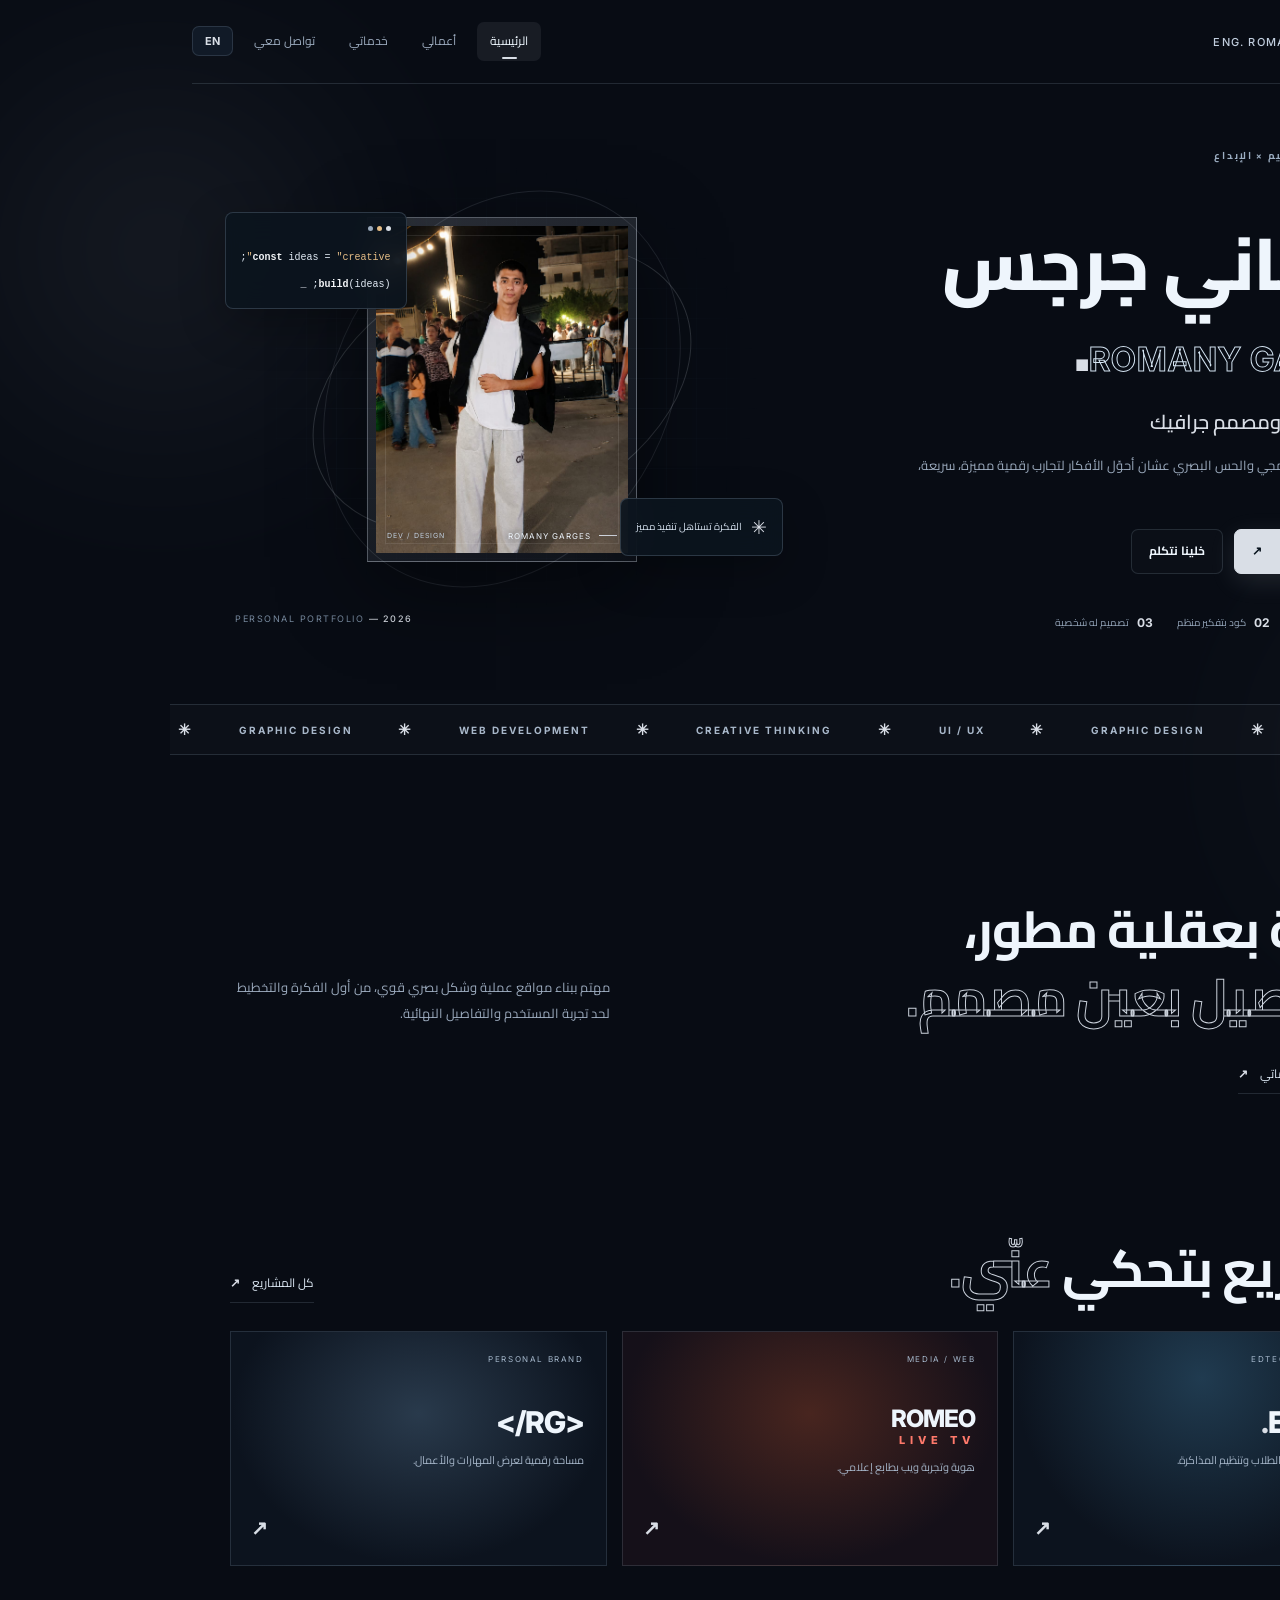
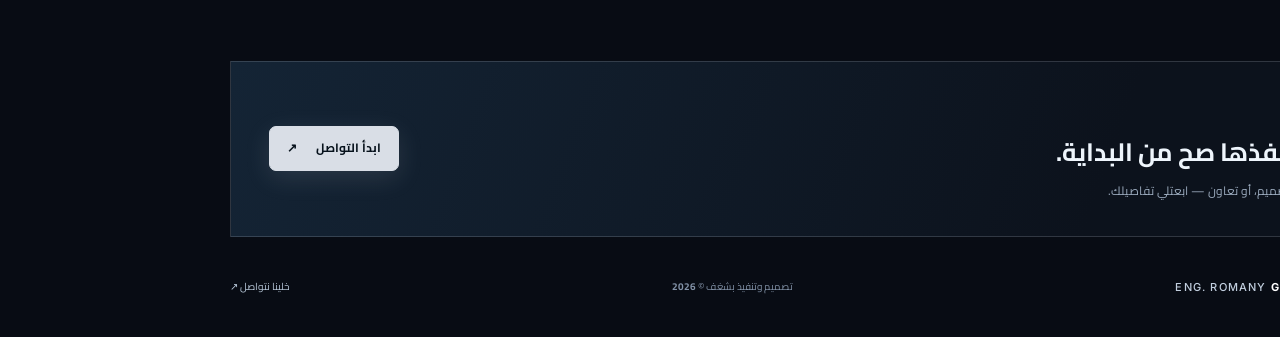
<file: index.html>
<!doctype html>
<html lang="ar" dir="rtl">
<head>
<meta charset="utf-8"><meta name="viewport" content="width=device-width,initial-scale=1">
<meta name="theme-color" content="#080c14">
<meta name="description" content="روماني جرجس — مطور مواقع ومصمم جرافيك. اكتشف أعمالي ومهاراتي وتواصل معي.">
<title>ENG. ROMANY GARGES | الرئيسية</title>
<link rel="preconnect" href="https://fonts.googleapis.com"><link rel="preconnect" href="https://fonts.gstatic.com" crossorigin>
<link href="https://fonts.googleapis.com/css2?family=Cairo:wght@400;500;600;700;800&family=Inter:wght@400;500;600;700;800&display=swap" rel="stylesheet">
<link rel="stylesheet" href="style.css"><script src="script.js" defer></script>
</head>
<body>
<div class="page-glow glow-a"></div><div class="page-glow glow-b"></div>
<header class="site-header">
  <a class="brand" href="index.html"><span class="brand-symbol">&lt;RG<span>/</span>&gt;</span><span class="brand-text">ENG. ROMANY <b>GARGES</b></span></a>
  <button class="menu-toggle" aria-label="فتح القائمة" aria-expanded="false"><span></span><span></span><span></span></button>
  <nav class="main-nav" aria-label="القائمة الرئيسية">
    <a class="active" href="index.html">الرئيسية</a><a href="projects.html">أعمالي</a><a href="services.html">خدماتي</a><a href="contact.html">تواصل معي</a>
    <button class="lang-toggle" type="button" aria-label="Switch language">EN</button>
  </nav>
</header>
<main>
<section class="hero container">
  <div class="hero-copy reveal">
    <div class="eyebrow"><span class="pulse"></span> البرمجة × التصميم × الإبداع</div>
    <p class="hero-intro">أهلًا، أنا</p>
    <h1>روماني جرجس<br><span>ROMANY GARGES</span><i>.</i></h1>
    <h2>مطور مواقع <b>ومصمم جرافيك</b></h2>
    <p class="hero-desc">بجمع بين التفكير البرمجي والحس البصري عشان أحوّل الأفكار لتجارب رقمية مميزة، سريعة، وسهلة الاستخدام.</p>
    <div class="hero-actions"><a class="btn btn-primary" href="projects.html">استكشف أعمالي <span>↗</span></a><a class="btn btn-outline" href="contact.html">خلينا نتكلم</a></div>
    <div class="quick-stats"><div><strong>01</strong><span>أفكار تتحول لواقع</span></div><div><strong>02</strong><span>كود بتفكير منظم</span></div><div><strong>03</strong><span>تصميم له شخصية</span></div></div>
  </div>
  <div class="hero-art reveal">
    <div class="art-grid"></div><div class="art-orbit orbit-one"></div><div class="art-orbit orbit-two"></div>
    <div class="profile-frame"><img src="assets/profile.jpg" alt="الصورة الشخصية لروماني جرجس" class="profile-photo" onerror="this.style.display='none';this.nextElementSibling.style.display='flex'"><div class="profile-fallback"><span>RG<span>.</span></span><small>ENG. ROMANY GARGES</small></div><div class="photo-label"><span></span> ROMANY GARGES <small>DEV / DESIGN</small></div></div>
    <div class="float-card code-float"><div class="window-dots"><i></i><i></i><i></i></div><code><b>const</b> ideas = <em>"creative"</em>;<br><b>build</b>(ideas); <span>_</span></code></div>
    <div class="float-card note-float"><span>✳</span> الفكرة تستاهل تنفيذ مميز</div><div class="art-caption">PERSONAL PORTFOLIO <b>— 2026</b></div>
  </div>
</section>
<div class="ticker"><div class="ticker-track"><span>WEB DEVELOPMENT</span><i>✳</i><span>GRAPHIC DESIGN</span><i>✳</i><span>UI / UX</span><i>✳</i><span>CREATIVE THINKING</span><i>✳</i><span>WEB DEVELOPMENT</span><i>✳</i><span>GRAPHIC DESIGN</span><i>✳</i></div></div>
<section class="section container reveal"><div class="section-top"><div><span class="section-kicker">01 / نبذة عني</span><h2>تقنية بعقلية مطور،<br><span>وتفاصيل بعين مصمم.</span></h2></div><p>مهتم ببناء مواقع عملية وشكل بصري قوي، من أول الفكرة والتخطيط لحد تجربة المستخدم والتفاصيل النهائية.</p></div><a class="text-link" href="services.html">اكتشف مهاراتي وخدماتي <b>↗</b></a></section>
<section class="section container reveal"><div class="section-top"><div><span class="section-kicker">02 / مختارات</span><h2>مشاريع بتحكي <span>عنّي.</span></h2></div><a class="text-link" href="projects.html">كل المشاريع <b>↗</b></a></div><div class="project-preview-grid">
<a class="preview-card eduvo" href="projects.html#eduvo"><span class="preview-type">EDTECH / EDUCATION</span><strong>EDUVO<span>.</span></strong><p>منصة تعليمية لدعم الطلاب وتنظيم المذاكرة.</p><b class="preview-arrow">↗</b></a>
<a class="preview-card romeo" href="projects.html#romeo"><span class="preview-type">MEDIA / WEB</span><strong>ROMEO <i>LIVE TV</i></strong><p>هوية وتجربة ويب بطابع إعلامي.</p><b class="preview-arrow">↗</b></a>
<a class="preview-card portfolio" href="projects.html#portfolio"><span class="preview-type">PERSONAL BRAND</span><strong>&lt;RG/&gt;</strong><p>مساحة رقمية لعرض المهارات والأعمال.</p><b class="preview-arrow">↗</b></a>
</div></section>
<section class="cta-strip container reveal"><div><span class="section-kicker">عندك فكرة؟</span><h2>خلينا ننفذها صح من البداية.</h2><p>موقع جديد، تصميم، أو تعاون — ابعتلي تفاصيلك.</p></div><a class="btn btn-primary" href="contact.html">ابدأ التواصل <span>↗</span></a></section>
</main>
<footer class="site-footer container"><a class="brand" href="index.html"><span class="brand-symbol">&lt;RG<span>/</span>&gt;</span><span class="brand-text">ENG. ROMANY <b>GARGES</b></span></a><span>تصميم وتنفيذ بشغف © <b id="year"></b></span><a href="contact.html">خلينا نتواصل ↗</a></footer>
<button class="back-top" aria-label="العودة للأعلى">↑</button>
</body></html>
</file>
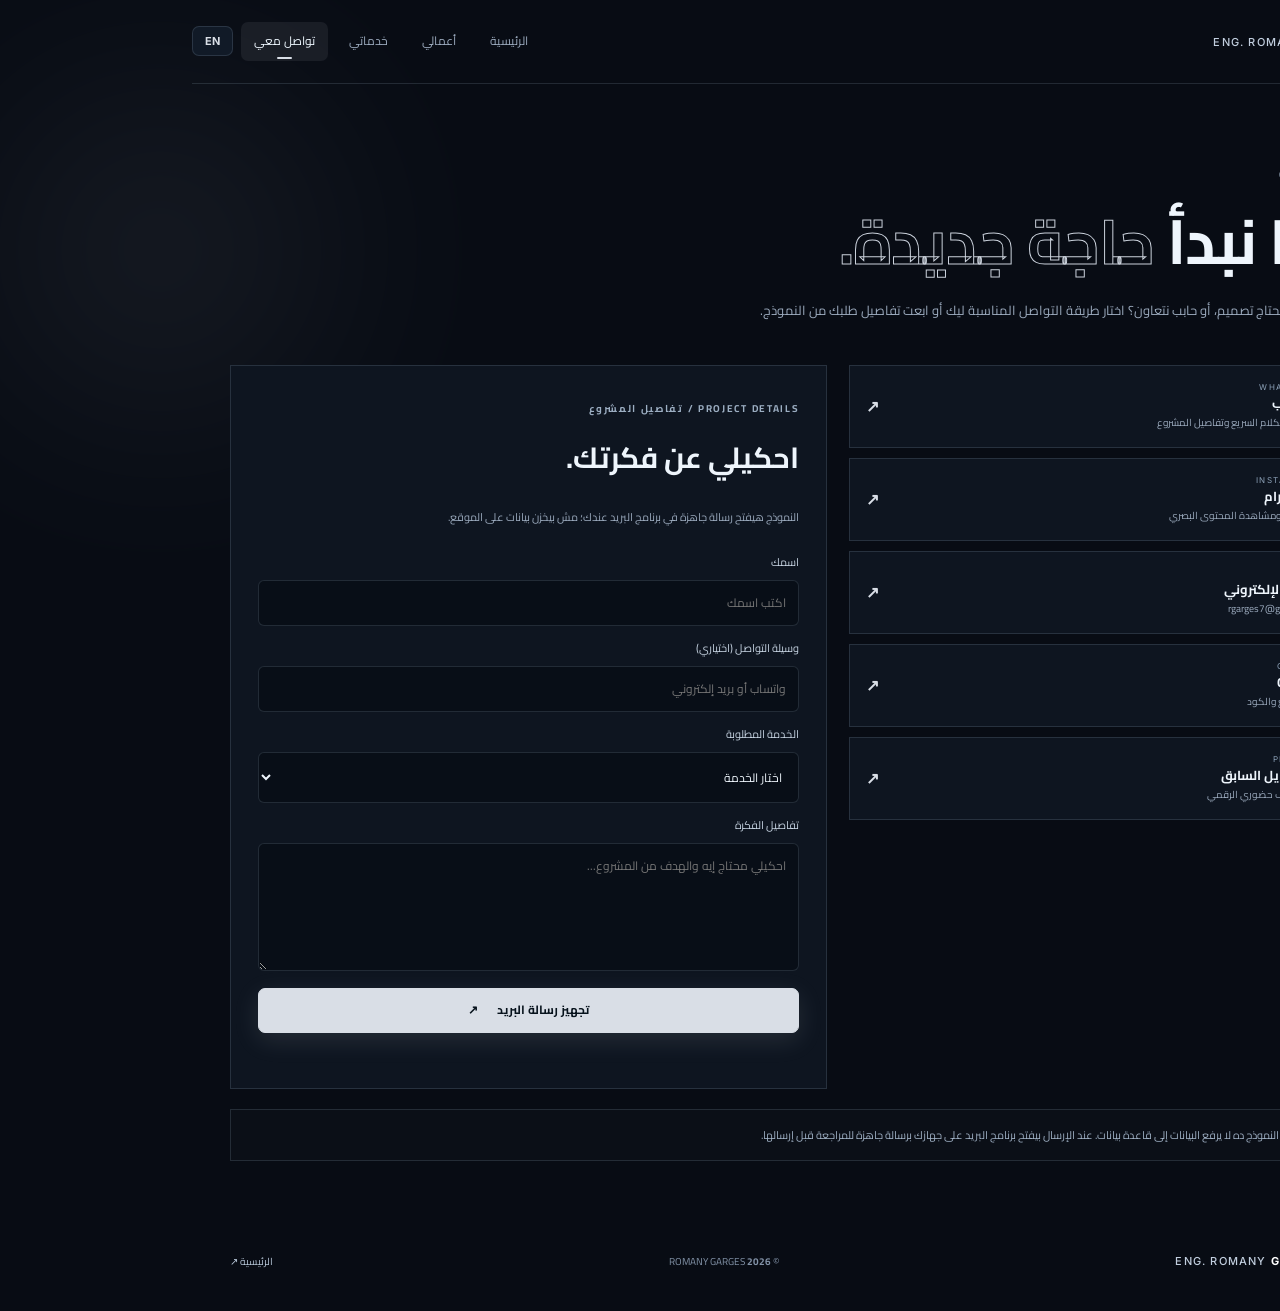
<file: contact.html>
<!doctype html>
<html lang="ar" dir="rtl"><head><meta charset="utf-8"><meta name="viewport" content="width=device-width,initial-scale=1"><meta name="theme-color" content="#080c14"><meta name="description" content="تواصل مع روماني جرجس بخصوص المواقع والتصميم والتعاون."><title>تواصل معي | ENG. ROMANY GARGES</title><link rel="preconnect" href="https://fonts.googleapis.com"><link href="https://fonts.googleapis.com/css2?family=Cairo:wght@400;500;600;700;800&family=Inter:wght@400;500;600;700;800&display=swap" rel="stylesheet"><link rel="stylesheet" href="style.css"><script src="script.js" defer></script></head>
<body><div class="page-glow glow-a"></div><header class="site-header"><a class="brand" href="index.html"><span class="brand-symbol">&lt;RG<span>/</span>&gt;</span><span class="brand-text">ENG. ROMANY <b>GARGES</b></span></a><button class="menu-toggle" aria-label="فتح القائمة" aria-expanded="false"><span></span><span></span><span></span></button><nav class="main-nav" aria-label="القائمة الرئيسية"><a href="index.html">الرئيسية</a><a href="projects.html">أعمالي</a><a href="services.html">خدماتي</a><a class="active" href="contact.html">تواصل معي</a><button class="lang-toggle" type="button">EN</button></nav></header>
<main class="container inner-page"><div class="page-heading reveal"><span class="section-kicker">03 / GET IN TOUCH</span><h1>خلينا نبدأ <span>حاجة جديدة.</span></h1><p>عندك فكرة موقع، محتاج تصميم، أو حابب نتعاون؟ اختار طريقة التواصل المناسبة ليك أو ابعت تفاصيل طلبك من النموذج.</p></div>
<div class="contact-layout"><section class="contact-methods reveal"><a class="contact-method" id="whatsappLink" href="https://wa.me/201XXXXXXXXX?text=%D8%A3%D9%87%D9%84%D8%A7%20%D8%B1%D9%88%D9%85%D8%A7%D9%86%D9%8A%D8%8C%20%D8%B9%D8%A7%D9%8A%D8%B2%20%D8%A3%D8%AA%D9%88%D8%A7%D8%B5%D9%84%20%D9%85%D8%B9%D8%A7%D9%83%20%D8%A8%D8%AE%D8%B5%D9%88%D8%B5%20%D9%85%D8%B4%D8%B1%D9%88%D8%B9." target="_blank" rel="noopener"><span class="contact-icon whatsapp">◉</span><span><small>WHATSAPP</small><strong>واتساب</strong><em>مناسب للكلام السريع وتفاصيل المشروع</em></span><b>↗</b></a>
<a class="contact-method" id="instagramLink" href="https://www.instagram.com/REPLACE_WITH_YOUR_USERNAME/" target="_blank" rel="noopener"><span class="contact-icon instagram">◎</span><span><small>INSTAGRAM</small><strong>إنستغرام</strong><em>للتواصل ومشاهدة المحتوى البصري</em></span><b>↗</b></a>
<a class="contact-method" href="mailto:rgarges7@gmail.com"><span class="contact-icon email">✉</span><span><small>EMAIL</small><strong>البريد الإلكتروني</strong><em>rgarges7@gmail.com</em></span><b>↗</b></a>
<a class="contact-method" href="https://github.com/romeo311020" target="_blank" rel="noopener"><span class="contact-icon github">⌘</span><span><small>GITHUB</small><strong>GitHub</strong><em>المشاريع والكود</em></span><b>↗</b></a>
<a class="contact-method" href="https://romeo311020.github.io/Romany-Profile/" target="_blank" rel="noopener"><span class="contact-icon portfolio-icon">&lt;/&gt;</span><span><small>PROFILE</small><strong>البروفايل السابق</strong><em>استكشف حضوري الرقمي</em></span><b>↗</b></a>
</section>
<section class="contact-form-wrap reveal"><span class="section-kicker">PROJECT DETAILS / تفاصيل المشروع</span><h2>احكيلي عن فكرتك.</h2><p>النموذج هيفتح رسالة جاهزة في برنامج البريد عندك؛ مش بيخزن بيانات على الموقع.</p><form id="contactForm"><label for="name">اسمك</label><input id="name" name="name" autocomplete="name" placeholder="اكتب اسمك" required><label for="reply">وسيلة التواصل (اختياري)</label><input id="reply" name="reply" placeholder="واتساب أو بريد إلكتروني"><label for="service">الخدمة المطلوبة</label><select id="service" name="service" required><option value="">اختار الخدمة</option><option>تطوير موقع</option><option>تصميم جرافيك</option><option>واجهة UI / UX</option><option>هوية بصرية</option><option>تعاون أو استفسار</option></select><label for="details">تفاصيل الفكرة</label><textarea id="details" name="details" rows="5" placeholder="احكيلي محتاج إيه والهدف من المشروع..." required></textarea><button class="btn btn-primary submit-btn" type="submit">تجهيز رسالة البريد <span>↗</span></button><p class="form-note" id="formNote" aria-live="polite"></p></form></section></div>
<div class="privacy-note">🔒 خصوصيتك مهمة: النموذج ده لا يرفع البيانات إلى قاعدة بيانات. عند الإرسال بيفتح برنامج البريد على جهازك برسالة جاهزة للمراجعة قبل إرسالها.</div></main>
<footer class="site-footer container"><a class="brand" href="index.html"><span class="brand-symbol">&lt;RG<span>/</span>&gt;</span><span class="brand-text">ENG. ROMANY <b>GARGES</b></span></a><span>© <b id="year"></b> ROMANY GARGES</span><a href="index.html">الرئيسية ↗</a></footer><button class="back-top" aria-label="العودة للأعلى">↑</button></body></html>
</file>
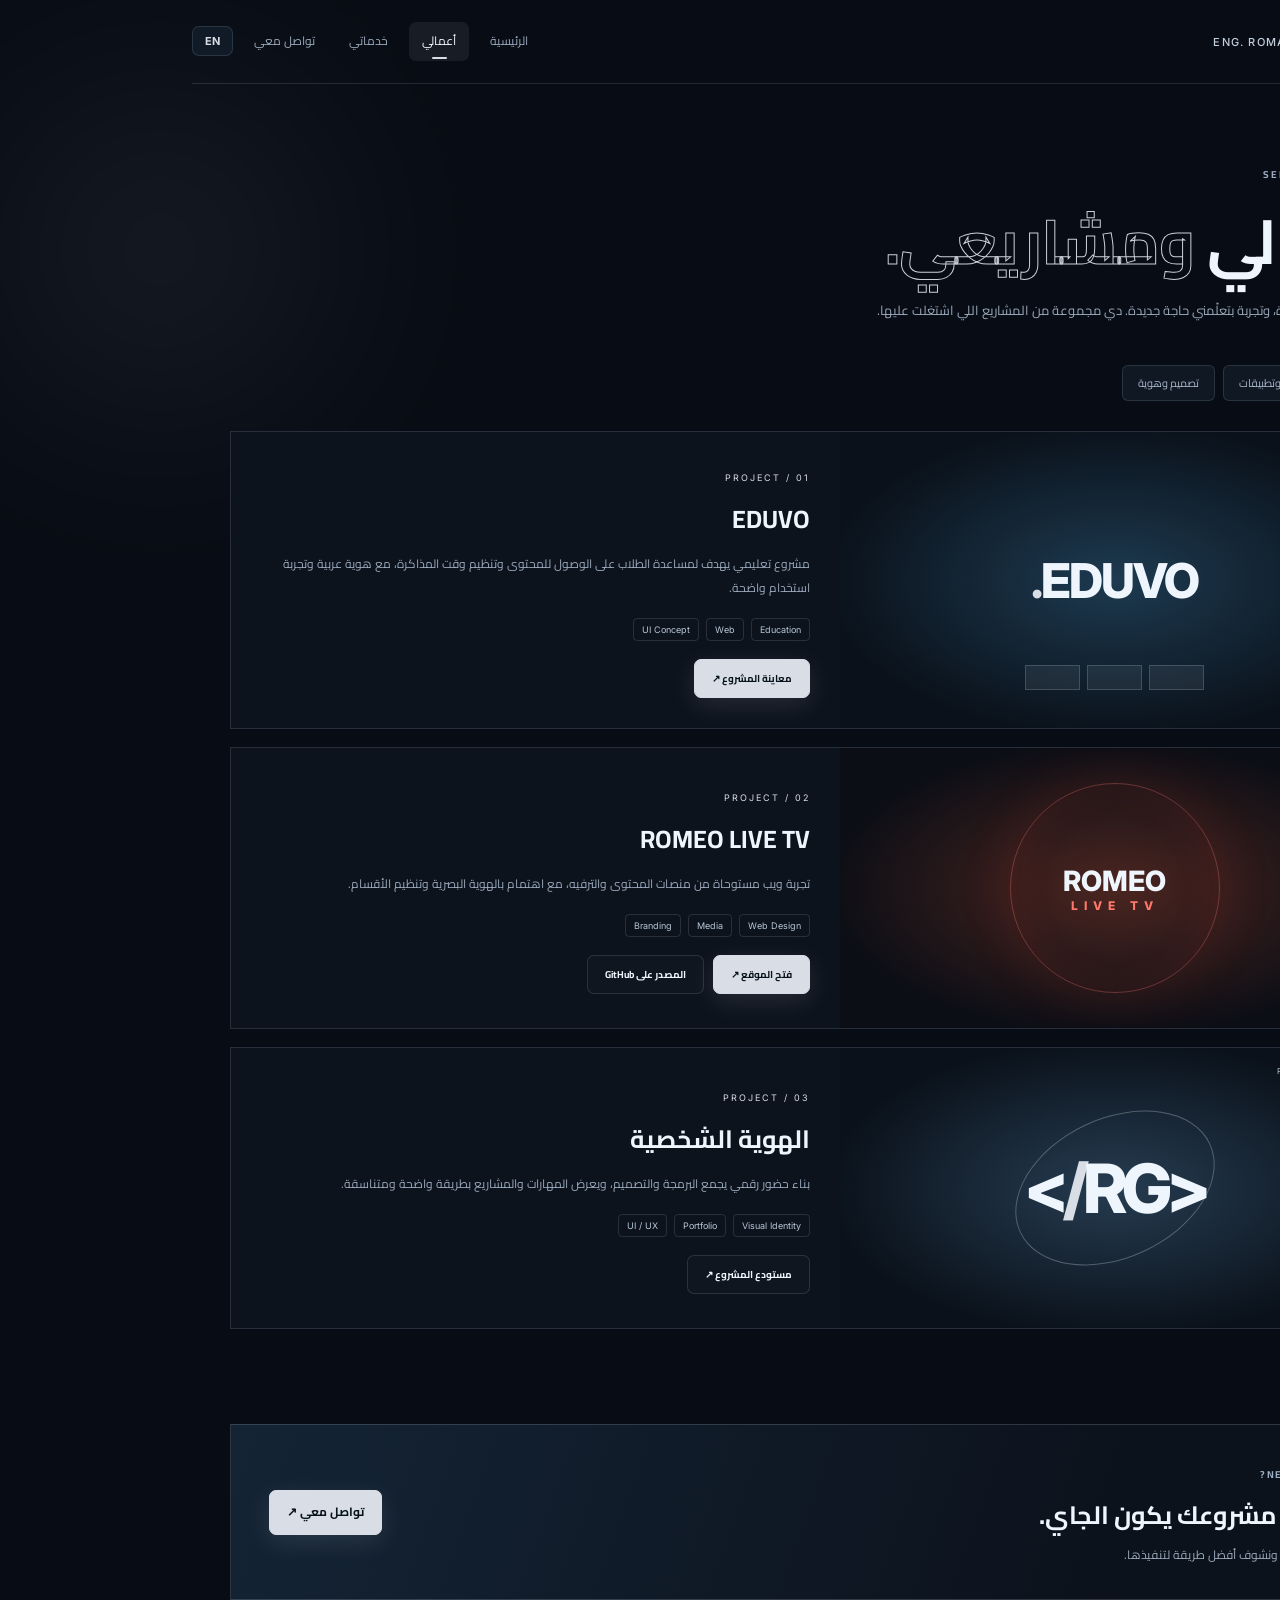
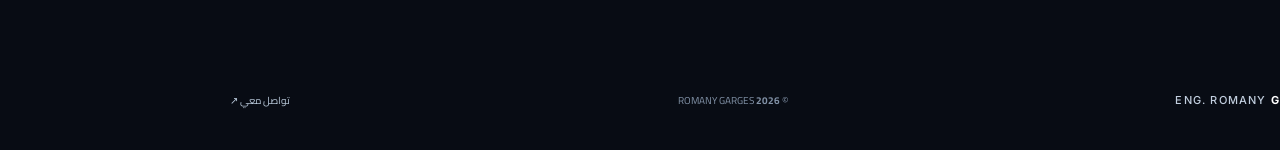
<file: projects.html>
<!doctype html>
<html lang="ar" dir="rtl"><head><meta charset="utf-8"><meta name="viewport" content="width=device-width,initial-scale=1"><meta name="theme-color" content="#080c14"><meta name="description" content="مشاريع روماني جرجس في تطوير المواقع والتصميم."><title>أعمالي | ENG. ROMANY GARGES</title><link rel="preconnect" href="https://fonts.googleapis.com"><link href="https://fonts.googleapis.com/css2?family=Cairo:wght@400;500;600;700;800&family=Inter:wght@400;500;600;700;800&display=swap" rel="stylesheet"><link rel="stylesheet" href="style.css"><script src="script.js" defer></script></head>
<body><div class="page-glow glow-a"></div><header class="site-header"><a class="brand" href="index.html"><span class="brand-symbol">&lt;RG<span>/</span>&gt;</span><span class="brand-text">ENG. ROMANY <b>GARGES</b></span></a><button class="menu-toggle" aria-label="فتح القائمة" aria-expanded="false"><span></span><span></span><span></span></button><nav class="main-nav" aria-label="القائمة الرئيسية"><a href="index.html">الرئيسية</a><a class="active" href="projects.html">أعمالي</a><a href="services.html">خدماتي</a><a href="contact.html">تواصل معي</a><button class="lang-toggle" type="button">EN</button></nav></header>
<main class="container inner-page"><div class="page-heading reveal"><span class="section-kicker">01 / SELECTED WORK</span><h1>أعمالي <span>ومشاريعي.</span></h1><p>كل مشروع وراه فكرة، وتجربة بتعلّمني حاجة جديدة. دي مجموعة من المشاريع اللي اشتغلت عليها.</p></div>
<div class="filter-row reveal" role="group" aria-label="تصفية المشاريع"><button class="filter-btn active" data-filter="all">الكل</button><button class="filter-btn" data-filter="web">مواقع وتطبيقات</button><button class="filter-btn" data-filter="design">تصميم وهوية</button></div>
<div class="projects-list">
<article class="project-detail reveal" id="eduvo" data-category="web"><div class="project-cover cover-eduvo"><span class="cover-tag">EDTECH / WEB</span><div class="eduvo-large">EDUVO<span>.</span></div><div class="cover-ui"><i></i><i></i><i></i></div></div><div class="project-detail-copy"><span class="project-number">PROJECT / 01</span><h2>EDUVO</h2><p>مشروع تعليمي يهدف لمساعدة الطلاب على الوصول للمحتوى وتنظيم وقت المذاكرة، مع هوية عربية وتجربة استخدام واضحة.</p><div class="chips"><span>Education</span><span>Web</span><span>UI Concept</span></div><div class="project-actions"><a class="btn btn-primary" href="https://upload.app/download/eduvo/eduvo.auwu/947d95ccb1afb84727fc79324b23fa2edc317f415d9a5c002e53dbbc675c8677" target="_blank" rel="noopener">معاينة المشروع ↗</a></div></div></article>
<article class="project-detail reveal" id="romeo" data-category="web"><div class="project-cover cover-romeo"><span class="cover-tag">MEDIA / WEB</span><div class="romeo-large">ROMEO <span>LIVE TV</span></div><div class="romeo-ring"></div></div><div class="project-detail-copy"><span class="project-number">PROJECT / 02</span><h2>ROMEO LIVE TV</h2><p>تجربة ويب مستوحاة من منصات المحتوى والترفيه، مع اهتمام بالهوية البصرية وتنظيم الأقسام.</p><div class="chips"><span>Web Design</span><span>Media</span><span>Branding</span></div><div class="project-actions"><a class="btn btn-primary" href="https://romeo311020.github.io/romeo-live-tv-31/" target="_blank" rel="noopener">فتح الموقع ↗</a><a class="btn btn-outline" href="https://github.com/romeo311020/romeo-live-tv-31" target="_blank" rel="noopener">المصدر على GitHub</a></div></div></article>
<article class="project-detail reveal" id="portfolio" data-category="design"><div class="project-cover cover-brand"><span class="cover-tag">PERSONAL BRAND</span><div class="rg-art">&lt;RG<span>/</span>&gt;</div><div class="brand-orbit"></div></div><div class="project-detail-copy"><span class="project-number">PROJECT / 03</span><h2>الهوية الشخصية</h2><p>بناء حضور رقمي يجمع البرمجة والتصميم، ويعرض المهارات والمشاريع بطريقة واضحة ومتناسقة.</p><div class="chips"><span>Visual Identity</span><span>Portfolio</span><span>UI / UX</span></div><div class="project-actions"><a class="btn btn-outline" href="https://github.com/romeo311020/romany-garges-portfolio" target="_blank" rel="noopener">مستودع المشروع ↗</a></div></div></article>
</div><section class="cta-strip reveal"><div><span class="section-kicker">NEXT PROJECT?</span><h2>ممكن مشروعك يكون الجاي.</h2><p>احكيلي فكرتك ونشوف أفضل طريقة لتنفيذها.</p></div><a class="btn btn-primary" href="contact.html">تواصل معي ↗</a></section></main>
<footer class="site-footer container"><a class="brand" href="index.html"><span class="brand-symbol">&lt;RG<span>/</span>&gt;</span><span class="brand-text">ENG. ROMANY <b>GARGES</b></span></a><span>© <b id="year"></b> ROMANY GARGES</span><a href="contact.html">تواصل معي ↗</a></footer><button class="back-top" aria-label="العودة للأعلى">↑</button></body></html>
</file>
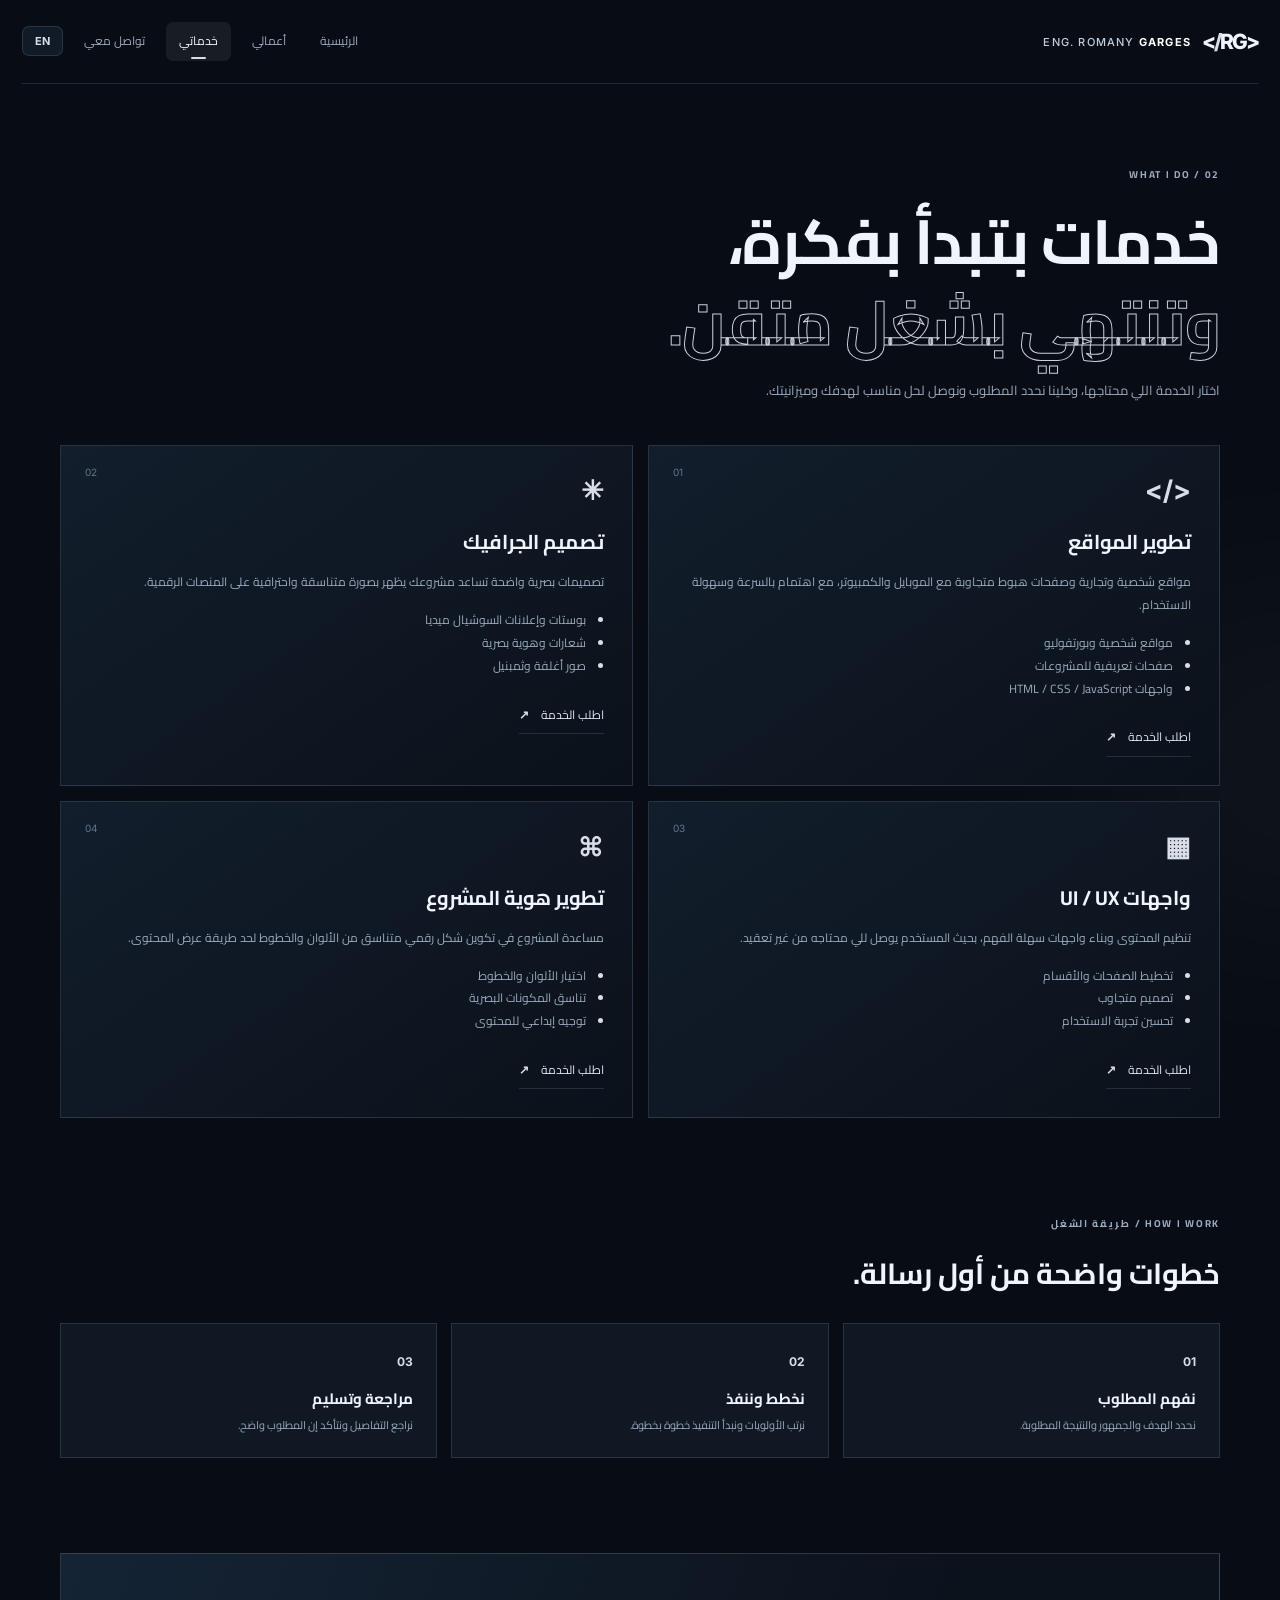
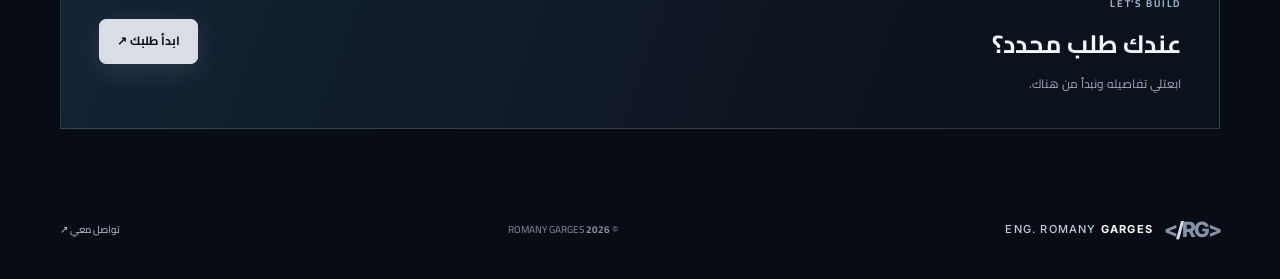
<file: services.html>
<!doctype html>
<html lang="ar" dir="rtl"><head><meta charset="utf-8"><meta name="viewport" content="width=device-width,initial-scale=1"><meta name="theme-color" content="#080c14"><meta name="description" content="خدمات تطوير المواقع وتصميم الجرافيك والواجهات من روماني جرجس."><title>خدماتي | ENG. ROMANY GARGES</title><link rel="preconnect" href="https://fonts.googleapis.com"><link href="https://fonts.googleapis.com/css2?family=Cairo:wght@400;500;600;700;800&family=Inter:wght@400;500;600;700;800&display=swap" rel="stylesheet"><link rel="stylesheet" href="style.css"><script src="script.js" defer></script></head>
<body><div class="page-glow glow-b"></div><header class="site-header"><a class="brand" href="index.html"><span class="brand-symbol">&lt;RG<span>/</span>&gt;</span><span class="brand-text">ENG. ROMANY <b>GARGES</b></span></a><button class="menu-toggle" aria-label="فتح القائمة" aria-expanded="false"><span></span><span></span><span></span></button><nav class="main-nav" aria-label="القائمة الرئيسية"><a href="index.html">الرئيسية</a><a href="projects.html">أعمالي</a><a class="active" href="services.html">خدماتي</a><a href="contact.html">تواصل معي</a><button class="lang-toggle" type="button">EN</button></nav></header>
<main class="container inner-page"><div class="page-heading reveal"><span class="section-kicker">02 / WHAT I DO</span><h1>خدمات بتبدأ بفكرة،<br><span>وتنتهي بشغل متقن.</span></h1><p>اختار الخدمة اللي محتاجها، وخلينا نحدد المطلوب ونوصل لحل مناسب لهدفك وميزانيتك.</p></div>
<div class="services-grid">
<article class="service-card reveal"><span class="service-count">01</span><div class="service-icon">&lt;/&gt;</div><h2>تطوير المواقع</h2><p>مواقع شخصية وتجارية وصفحات هبوط متجاوبة مع الموبايل والكمبيوتر، مع اهتمام بالسرعة وسهولة الاستخدام.</p><ul><li>مواقع شخصية وبورتفوليو</li><li>صفحات تعريفية للمشروعات</li><li>واجهات HTML / CSS / JavaScript</li></ul><a href="contact.html?service=web" class="text-link">اطلب الخدمة <b>↗</b></a></article>
<article class="service-card reveal"><span class="service-count">02</span><div class="service-icon">✳</div><h2>تصميم الجرافيك</h2><p>تصميمات بصرية واضحة تساعد مشروعك يظهر بصورة متناسقة واحترافية على المنصات الرقمية.</p><ul><li>بوستات وإعلانات السوشيال ميديا</li><li>شعارات وهوية بصرية</li><li>صور أغلفة وثمبنيل</li></ul><a href="contact.html?service=design" class="text-link">اطلب الخدمة <b>↗</b></a></article>
<article class="service-card reveal"><span class="service-count">03</span><div class="service-icon">▦</div><h2>واجهات UI / UX</h2><p>تنظيم المحتوى وبناء واجهات سهلة الفهم، بحيث المستخدم يوصل للي محتاجه من غير تعقيد.</p><ul><li>تخطيط الصفحات والأقسام</li><li>تصميم متجاوب</li><li>تحسين تجربة الاستخدام</li></ul><a href="contact.html?service=uiux" class="text-link">اطلب الخدمة <b>↗</b></a></article>
<article class="service-card reveal"><span class="service-count">04</span><div class="service-icon">⌘</div><h2>تطوير هوية المشروع</h2><p>مساعدة المشروع في تكوين شكل رقمي متناسق من الألوان والخطوط لحد طريقة عرض المحتوى.</p><ul><li>اختيار الألوان والخطوط</li><li>تناسق المكونات البصرية</li><li>توجيه إبداعي للمحتوى</li></ul><a href="contact.html?service=branding" class="text-link">اطلب الخدمة <b>↗</b></a></article>
</div>
<section class="process-section reveal"><span class="section-kicker">HOW I WORK / طريقة الشغل</span><h2>خطوات واضحة من أول رسالة.</h2><div class="process-grid"><div><b>01</b><h3>نفهم المطلوب</h3><p>نحدد الهدف والجمهور والنتيجة المطلوبة.</p></div><div><b>02</b><h3>نخطط وننفذ</h3><p>نرتب الأولويات ونبدأ التنفيذ خطوة بخطوة.</p></div><div><b>03</b><h3>مراجعة وتسليم</h3><p>نراجع التفاصيل ونتأكد إن المطلوب واضح.</p></div></div></section><section class="cta-strip reveal"><div><span class="section-kicker">LET'S BUILD</span><h2>عندك طلب محدد؟</h2><p>ابعتلي تفاصيله ونبدأ من هناك.</p></div><a class="btn btn-primary" href="contact.html">ابدأ طلبك ↗</a></section></main>
<footer class="site-footer container"><a class="brand" href="index.html"><span class="brand-symbol">&lt;RG<span>/</span>&gt;</span><span class="brand-text">ENG. ROMANY <b>GARGES</b></span></a><span>© <b id="year"></b> ROMANY GARGES</span><a href="contact.html">تواصل معي ↗</a></footer><button class="back-top" aria-label="العودة للأعلى">↑</button></body></html>
</file>
<file: style.css>
:root{--bg:#080c14;--panel:#101824;--panel2:#121e2d;--line:rgba(191,215,239,.14);--text:#eef5fc;--muted:#9baabd;--blue:#d9dee6;--cyan:#f2f4f7;--silver:#aeb7c4;--font-ar:"Cairo",sans-serif;--font-en:"Inter",sans-serif;--max:1160px}*{box-sizing:border-box}html{scroll-behavior:smooth;scroll-padding-top:100px}body{margin:0;background:var(--bg);color:var(--text);font-family:var(--font-ar);line-height:1.7;overflow-x:hidden}body[data-lang=en]{direction:ltr;font-family:var(--font-en)}a{color:inherit;text-decoration:none}button,input,select,textarea{font:inherit}.container{width:min(var(--max),calc(100% - 44px));margin-inline:auto}.page-glow{position:absolute;width:320px;height:320px;filter:blur(110px);opacity:.13;pointer-events:none;z-index:-1;border-radius:50%}.glow-a{top:90px;left:-170px;background:#858b95}.glow-b{top:600px;right:-170px;background:#555a64}.site-header{height:84px;width:min(1320px,calc(100% - 44px));margin:auto;border-bottom:1px solid var(--line);display:flex;align-items:center;justify-content:space-between;position:relative;z-index:20}.brand{display:flex;align-items:center;gap:11px;white-space:nowrap}.brand-symbol{font:800 21px var(--font-en);letter-spacing:-2px}.brand-symbol span{color:var(--blue)}.brand-text{font:500 11px var(--font-en);letter-spacing:1.2px;color:#c1cede}.brand-text b{color:#fff}.main-nav{display:flex;align-items:center;gap:8px}.main-nav a{padding:9px 13px;color:#9baabd;font-size:12px;border-radius:7px;transition:.25s}.main-nav a:hover,.main-nav a.active{color:#eff8ff;background:rgba(210,218,228,.08)}.main-nav a.active:after{content:"";display:block;height:2px;width:15px;background:var(--blue);margin:5px auto -7px;border-radius:5px}.lang-toggle{border:1px solid var(--line);background:#111a27;color:var(--blue);border-radius:7px;padding:7px 12px;cursor:pointer;font:700 11px var(--font-en)}.menu-toggle{display:none;border:1px solid var(--line);background:#101824;border-radius:7px;padding:9px}.menu-toggle span{display:block;width:20px;height:2px;background:#edf5ff;margin:4px}.hero{min-height:620px;display:grid;grid-template-columns:1fr .95fr;align-items:center;gap:42px;padding-block:55px 65px}.eyebrow,.section-kicker{font-size:10px;letter-spacing:1.7px;color:#9caec2;font-weight:700}.eyebrow{display:flex;align-items:center;gap:9px}.pulse{width:7px;height:7px;background:var(--cyan);border-radius:50%;box-shadow:0 0 0 0 rgba(220,225,232,.5);animation:pulse 2s infinite}.hero-intro{color:var(--muted);font-size:14px;margin:31px 0 4px}.hero h1{font-size:clamp(42px,5.7vw,76px);line-height:1.12;letter-spacing:-1.5px;margin:0;font-weight:800}.hero h1 span{font:700 clamp(20px,2.6vw,33px) var(--font-en);letter-spacing:1px;color:transparent;-webkit-text-stroke:1px #d4e4f2}.hero h1 i{font-style:normal;color:var(--blue)}.hero h2{font-size:20px;font-weight:500;margin:19px 0 9px}.hero h2 b{color:var(--blue);font-weight:600}.hero-desc{max-width:500px;color:var(--muted);font-size:13px;line-height:2}.hero-actions{display:flex;gap:11px;flex-wrap:wrap;margin-top:25px}.btn{display:inline-flex;align-items:center;justify-content:center;gap:19px;min-height:45px;padding:0 17px;border-radius:7px;font-size:12px;font-weight:700;transition:transform .2s,background .2s,border-color .2s;cursor:pointer}.btn:hover{transform:translateY(-3px)}.btn-primary{background:var(--blue);color:#07121c;box-shadow:0 7px 26px rgba(210,218,228,.12);border:1px solid var(--blue)}.btn-primary:hover{background:#9ae4ff}.btn-outline{border:1px solid var(--line);color:var(--text);background:rgba(255,255,255,.015)}.btn-outline:hover{border-color:var(--blue)}.quick-stats{display:flex;gap:24px;margin-top:40px;flex-wrap:wrap}.quick-stats div{display:flex;align-items:center;gap:8px;font-size:10px;color:#94a5b9}.quick-stats strong{font:700 12px var(--font-en);color:var(--blue)}.hero-art{height:470px;position:relative;display:flex;align-items:center;justify-content:center}.art-grid{position:absolute;inset:3%;background-image:linear-gradient(rgba(122,169,209,.07) 1px,transparent 1px),linear-gradient(90deg,rgba(122,169,209,.07) 1px,transparent 1px);background-size:30px 30px;mask-image:radial-gradient(ellipse,black 10%,transparent 72%)}.art-orbit{position:absolute;border:1px solid rgba(210,218,228,.18);border-radius:50%}.orbit-one{width:400px;height:260px;transform:rotate(-25deg)}.orbit-two{width:330px;height:420px;transform:rotate(32deg);border-color:rgba(203,215,229,.12)}.profile-frame{position:relative;width:270px;height:345px;padding:8px;background:linear-gradient(145deg,rgba(210,218,228,.17),rgba(255,255,255,.02));border:1px solid rgba(210,218,228,.35);box-shadow:0 25px 85px #0007;z-index:1}.profile-frame:before{content:"";position:absolute;inset:17px;border:1px solid #ffffff18;pointer-events:none;z-index:3}.profile-photo{width:100%;height:100%;object-fit:cover;display:block}.profile-fallback{height:100%;display:none;align-items:center;justify-content:center;flex-direction:column;background:radial-gradient(ellipse at 50% 35%,#2a4359,#0b111b 75%)}.profile-fallback>span{font:800 77px var(--font-en);letter-spacing:-8px}.profile-fallback>span span{color:var(--blue)}.profile-fallback small{font:9px var(--font-en);letter-spacing:2px;color:#9fb1c6;margin-top:14px}.photo-label{position:absolute;bottom:20px;right:19px;left:19px;z-index:4;display:flex;align-items:center;gap:8px;font:8px var(--font-en);letter-spacing:1px;text-shadow:0 1px 8px #000}.photo-label>span{width:18px;height:1px;background:var(--blue)}.photo-label small{margin-right:auto;color:#c0cedd;font-size:7px}.float-card{position:absolute;z-index:5;background:rgba(12,20,31,.9);border:1px solid #bcd5ee30;backdrop-filter:blur(15px);box-shadow:0 15px 45px #0004;border-radius:8px}.code-float{top:58px;left:-5px;padding:13px 15px}.window-dots{display:flex;gap:4px;margin-bottom:10px}.window-dots i{width:5px;height:5px;border-radius:50%;background:var(--blue)}.window-dots i:nth-child(2){background:#e5bd86}.window-dots i:nth-child(3){background:#9aaabd}.code-float code{font:10px/2 monospace;color:#e4edf7}.code-float code b{color:var(--cyan)}.code-float code em{font-style:normal;color:#e5bd86}.code-float code span{color:var(--blue)}.note-float{bottom:68px;right:-8px;padding:12px 15px;display:flex;align-items:center;gap:9px;font-size:10px;color:#d4e0ed}.note-float span{font-size:19px;color:var(--blue)}.art-caption{position:absolute;bottom:0;left:5px;font:9px var(--font-en);letter-spacing:1.5px;color:#77899e}.art-caption b{color:var(--blue);font-weight:500}.ticker{overflow:hidden;border-block:1px solid var(--line);padding:15px 0;background:#ffffff04}.ticker-track{display:flex;align-items:center;justify-content:space-around;gap:30px;min-width:760px;white-space:nowrap;font:700 10px var(--font-en);letter-spacing:2px;color:#a9b8ca}.ticker-track i{font-style:normal;color:var(--blue);font-size:15px}.section{padding-block:100px 0}.section-top{display:flex;justify-content:space-between;align-items:end;gap:35px;margin-bottom:28px}.section-top h2,.page-heading h1{font-size:clamp(32px,4.4vw,52px);line-height:1.3;letter-spacing:-1px;margin:14px 0 0}.section-top h2 span,.page-heading h1 span{color:transparent;-webkit-text-stroke:1px #cbd2dc}.section-top>p{max-width:380px;color:var(--muted);font-size:13px;line-height:2;margin:0 0 5px}.text-link{display:inline-flex;align-items:center;gap:12px;color:#dce8f4;font-size:12px;border-bottom:1px solid var(--line);padding-bottom:8px}.text-link b{color:var(--blue)}.project-preview-grid{display:grid;grid-template-columns:repeat(3,1fr);gap:15px;margin-top:28px}.preview-card{min-height:235px;position:relative;overflow:hidden;border:1px solid var(--line);background:radial-gradient(ellipse at 50% 20%,#203b50,#0c131e 70%);padding:22px;transition:transform .25s,border-color .25s}.preview-card:hover{transform:translateY(-5px);border-color:#c8ced866}.preview-type{display:block;font:8px var(--font-en);letter-spacing:1.6px;color:#a6b8cc}.preview-card>strong{display:block;font:800 30px var(--font-en);margin-top:40px;letter-spacing:-1px}.preview-card>strong span{color:var(--blue)}.preview-card p{font-size:11px;color:#a4b4c7;max-width:240px}.preview-arrow{position:absolute;left:20px;bottom:20px;color:var(--blue);font-size:20px}.romeo{background:radial-gradient(ellipse at 50% 35%,#48251f,#151019 70%)}.romeo>strong{font-size:24px}.romeo>strong i{display:block;color:#ff796b;font-size:11px;letter-spacing:5px;font-style:normal}.portfolio{background:radial-gradient(ellipse at 50% 35%,#293a4c,#0c131e 70%)}.cta-strip{margin-top:95px;padding:34px 38px;border:1px solid #c8ced830;background:linear-gradient(110deg,#142435,#0c121c 75%);display:flex;align-items:center;justify-content:space-between;gap:20px;position:relative;overflow:hidden}.cta-strip h2{font-size:25px;margin:8px 0}.cta-strip p{color:var(--muted);font-size:12px;margin:0}.site-footer{min-height:100px;display:flex;align-items:center;justify-content:space-between;gap:18px;color:#8292a7;font-size:10px}.site-footer>a:last-child{color:#b9c9da}.inner-page{padding-top:75px;padding-bottom:50px}.page-heading{max-width:770px;margin-bottom:42px}.page-heading h1{margin:15px 0;font-size:clamp(38px,5vw,62px)}.page-heading p{color:var(--muted);font-size:13px;line-height:2;max-width:650px}.filter-row{display:flex;gap:8px;flex-wrap:wrap;margin:30px 0}.filter-btn{padding:8px 15px;border:1px solid var(--line);border-radius:6px;background:#101824;color:#a9b8ca;cursor:pointer;font-size:11px}.filter-btn.active,.filter-btn:hover{background:#c8ced816;color:var(--blue);border-color:#c8ced860}.projects-list{display:grid;gap:18px}.project-detail{display:grid;grid-template-columns:.9fr 1fr;min-height:280px;border:1px solid var(--line);background:#0d131d;overflow:hidden}.project-detail[hidden]{display:none}.project-cover{position:relative;min-height:280px;display:flex;align-items:center;justify-content:center;overflow:hidden}.cover-tag{position:absolute;top:18px;right:18px;font:8px var(--font-en);letter-spacing:1.5px;color:#afc2d5}.cover-eduvo{background:radial-gradient(ellipse at center,#1d3a50,#0a111a 75%)}.eduvo-large{font:800 48px var(--font-en);letter-spacing:-2px}.eduvo-large span{color:var(--blue)}.cover-ui{position:absolute;bottom:38px;display:flex;gap:7px}.cover-ui i{width:55px;height:25px;background:#c8ced816;border:1px solid #c8ced835}.cover-romeo{background:radial-gradient(ellipse at center,#4b2520,#0b0e15 75%)}.romeo-large{font:800 28px var(--font-en);z-index:1}.romeo-large span{display:block;text-align:center;font-size:12px;letter-spacing:6px;color:#ff796b}.romeo-ring{position:absolute;width:210px;height:210px;border:1px solid #ff766d55;border-radius:50%;box-shadow:0 0 60px #ff45351a,inset 0 0 40px #ff45351a}.cover-brand{background:radial-gradient(ellipse at center,#263c51,#0a111a 75%)}.rg-art{font:800 68px var(--font-en);letter-spacing:-6px;z-index:1}.rg-art span{color:var(--blue)}.brand-orbit{position:absolute;width:210px;height:140px;border:1px solid #c8ced855;border-radius:50%;transform:rotate(-25deg)}.project-detail-copy{padding:30px;align-self:center}.project-number{font:9px var(--font-en);letter-spacing:2px;color:var(--blue)}.project-detail-copy h2{font-size:25px;margin:8px 0}.project-detail-copy p{color:var(--muted);font-size:12px;line-height:2}.chips{display:flex;gap:7px;flex-wrap:wrap;margin:18px 0}.chips span{font:9px var(--font-en);border:1px solid var(--line);border-radius:4px;padding:5px 8px;color:#b6c7d8}.project-actions{display:flex;gap:9px;flex-wrap:wrap}.project-actions .btn{font-size:10px;min-height:39px}.services-grid{display:grid;grid-template-columns:repeat(2,1fr);gap:15px}.service-card{position:relative;border:1px solid var(--line);background:linear-gradient(145deg,#121e2c,#0b111a);padding:28px;transition:transform .25s,border-color .25s}.service-card:hover{transform:translateY(-4px);border-color:#c8ced855}.service-count{position:absolute;left:24px;top:20px;font:10px var(--font-en);color:#61758d}.service-icon{font:700 27px var(--font-en);color:var(--blue);margin-bottom:18px}.service-card h2{font-size:20px;margin:0 0 10px}.service-card p,.service-card li{font-size:12px;color:var(--muted);line-height:1.9}.service-card ul{padding-right:18px;margin:15px 0 22px}.service-card li::marker{color:var(--blue)}.process-section{padding-top:90px}.process-section h2,.contact-form-wrap h2{font-size:29px;margin:13px 0 25px}.process-grid{display:grid;grid-template-columns:repeat(3,1fr);gap:14px}.process-grid>div{padding:23px;border:1px solid var(--line);background:#101824}.process-grid b{font:700 12px var(--font-en);color:var(--blue)}.process-grid h3{font-size:15px;margin:12px 0 4px}.process-grid p{font-size:11px;color:var(--muted);margin:0}.contact-layout{display:grid;grid-template-columns:.95fr 1.05fr;gap:22px;align-items:start}.contact-methods{display:grid;gap:10px}.contact-method{display:flex;align-items:center;gap:14px;padding:16px;border:1px solid var(--line);background:#0e1520;transition:transform .2s,border-color .2s;min-width:0}.contact-method:hover{transform:translateX(-4px);border-color:#c8ced855}.contact-icon{width:43px;height:43px;flex:0 0 43px;border-radius:10px;display:grid;place-items:center;font-size:20px;background:#c8ced812;color:var(--blue)}.contact-icon.whatsapp{color:#70dfa1;background:#70dfa112}.contact-icon.instagram{color:#e5a4df;background:#e5a4df12}.contact-method>span:nth-child(2){display:flex;flex-direction:column;min-width:0}.contact-method small{font:8px var(--font-en);letter-spacing:1.5px;color:#8da2b8}.contact-method strong{font-size:13px}.contact-method em{font-size:10px;color:var(--muted);font-style:normal;overflow-wrap:anywhere}.contact-method>b{margin-right:auto;color:var(--blue)}.contact-form-wrap{border:1px solid var(--line);background:#0e1520;padding:27px}.contact-form-wrap>p{color:var(--muted);font-size:11px;line-height:1.9}.contact-form-wrap form{display:grid;gap:8px;margin-top:20px}.contact-form-wrap label{font-size:11px;color:#c6d3e1;margin-top:5px}.contact-form-wrap input,.contact-form-wrap select,.contact-form-wrap textarea{width:100%;border:1px solid var(--line);background:#080e17;color:var(--text);padding:12px;border-radius:6px;outline:none;font-size:12px}.contact-form-wrap input:focus,.contact-form-wrap select:focus,.contact-form-wrap textarea:focus{border-color:#c8ced888}.contact-form-wrap textarea{resize:vertical}.submit-btn{margin-top:9px}.form-note{font-size:10px!important;color:var(--cyan)!important}.privacy-note{padding:16px;margin-top:20px;border:1px solid var(--line);color:#9fb0c4;font-size:11px;background:#ffffff03}.back-top{position:fixed;bottom:20px;left:20px;width:39px;height:39px;border:1px solid var(--line);background:#101824;color:var(--blue);border-radius:8px;cursor:pointer;opacity:0;pointer-events:none;transition:opacity .2s;z-index:15}.back-top.visible{opacity:1;pointer-events:auto}.reveal{opacity:0;transform:translateY(18px);transition:opacity .65s ease,transform .65s ease}.reveal.is-visible{opacity:1;transform:translateY(0)}@keyframes pulse{0%{box-shadow:0 0 0 0 #f2f4f780}70%{box-shadow:0 0 0 8px #f2f4f700}100%{box-shadow:0 0 0 0 #f2f4f700}}body[data-lang=en] .cover-tag{left:18px;right:auto}body[data-lang=en] .service-card ul{padding-left:18px;padding-right:0}body[data-lang=en] .contact-method>b{margin-right:0;margin-left:auto}body[data-lang=en] .photo-label small{margin-right:0;margin-left:auto}body[data-lang=en] .back-top{left:auto;right:20px}
@media(max-width:850px){.site-header{height:75px}.main-nav{gap:0}.main-nav a{padding:8px}.hero{gap:15px;min-height:550px}.hero h1{font-size:clamp(40px,6vw,60px)}.hero-art{transform:scale(.9)}.section-top{gap:20px}.project-detail-copy{padding:23px}.project-cover{min-height:250px}}@media(max-width:680px){.container,.site-header{width:calc(100% - 32px)}.menu-toggle{display:block}.main-nav{display:none;position:absolute;top:74px;left:0;right:0;align-items:stretch;flex-direction:column;padding:12px;background:#0d1420;border:1px solid var(--line);box-shadow:0 20px 40px #0007}.main-nav.open{display:flex}.main-nav a{padding:12px;font-size:13px}.main-nav a.active:after{display:none}.lang-toggle{margin-top:8px;min-height:38px}.hero{grid-template-columns:1fr;padding-top:25px;gap:0}.hero-art{height:355px;transform:scale(.85);margin:-5px 0 -5px;order:0}.hero-copy{order:1}.hero h1{font-size:clamp(43px,11vw,65px)}.hero h1 span{font-size:clamp(19px,5vw,28px)}.hero h2{font-size:17px}.hero-desc{font-size:12px}.quick-stats{gap:15px;margin-top:27px}.quick-stats div{font-size:9px}.section{padding-top:75px}.section-top{display:block}.section-top>p{margin-top:15px}.section-top h2{font-size:36px}.project-preview-grid,.services-grid,.process-grid,.contact-layout{grid-template-columns:1fr}.preview-card{min-height:205px}.cta-strip{margin-top:65px;padding:25px;align-items:flex-start;flex-direction:column}.cta-strip h2{font-size:22px}.site-footer{padding-block:24px;align-items:flex-start;flex-direction:column;gap:10px}.inner-page{padding-top:50px}.page-heading h1{font-size:39px}.project-detail{grid-template-columns:1fr}.project-cover{min-height:220px}.project-detail-copy{padding:22px}.contact-form-wrap{padding:21px}.service-card{padding:23px}.process-section{padding-top:65px}}@media(prefers-reduced-motion:reduce){*,*::before,*::after{scroll-behavior:auto!important;animation:none!important;transition:none!important}.reveal{opacity:1;transform:none}}
</file>
